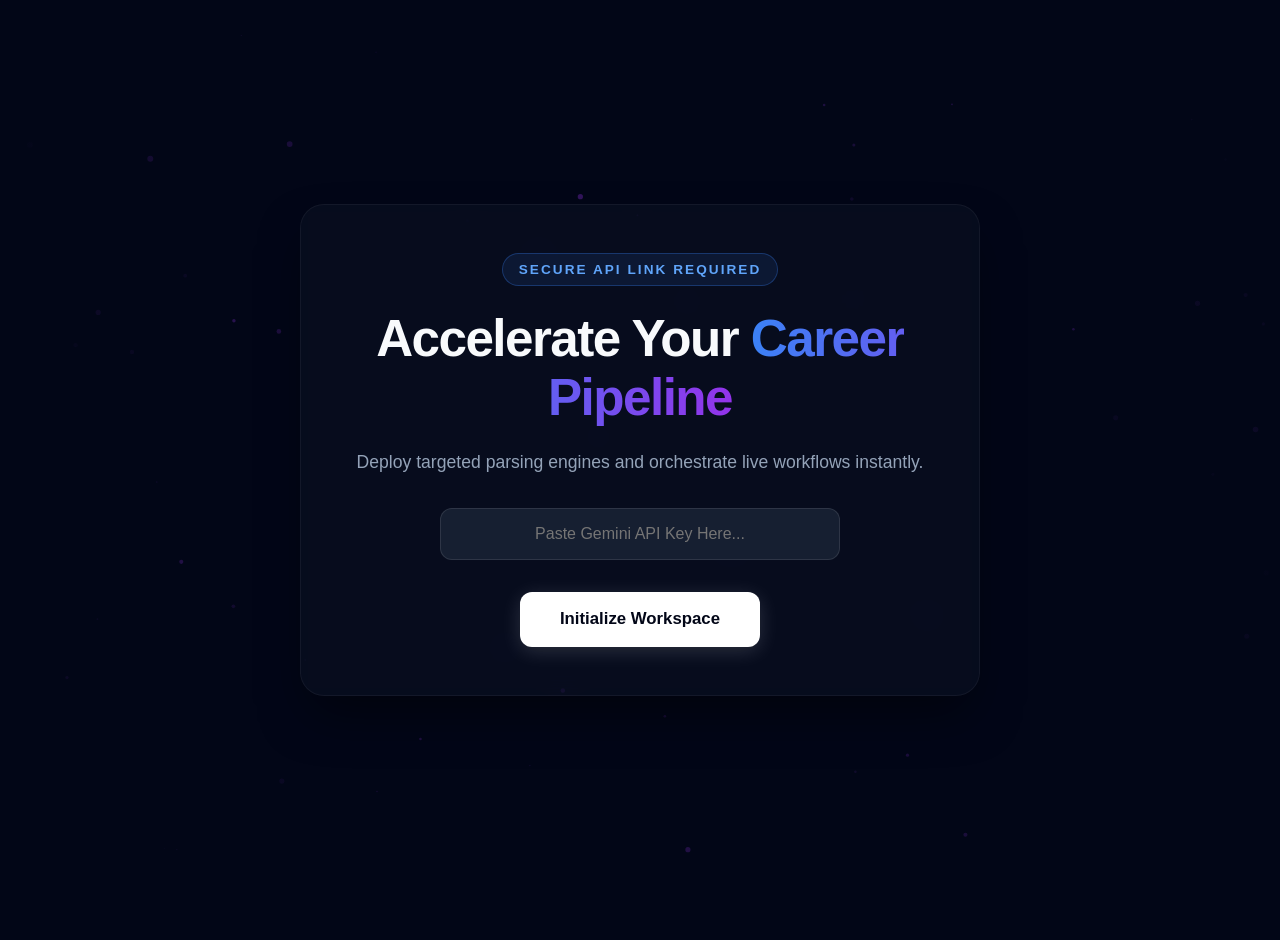
<file: index.html>
<!DOCTYPE html>
<html lang="en">
<head>
    <meta charset="UTF-8">
    <meta name="viewport" content="width=device-width, initial-scale=1.0">
    <title>CareerSuite AI - Workspace Portal</title>
    <style>
        /* ==========================================================================
           1. ROOT SYSTEM RESETS & VARIABLE BASELINE
           ========================================================================== */
        * {
            margin: 0;
            padding: 0;
            box-sizing: border-box;
            font-family: -apple-system, BlinkMacSystemFont, "Segoe UI", Roboto, Helvetica, Arial, sans-serif;
        }

        body, html {
            width: 100%;
            height: 100%;
            background-color: #020617;
            overflow: hidden;
        }

        /* ==========================================================================
           2. GLOBAL STATIC BACKGROUND CANVAS STAGE (PERMANENT LAYER)
           ========================================================================== */
        .ambient-background-stage {
            position: fixed;
            top: 0;
            left: 0;
            width: 100vw;
            height: 100vh;
            z-index: 1;
            pointer-events: none;
            background-color: #020617;
        }

        #particleCanvas {
            position: absolute;
            top: 0;
            left: 0;
            width: 100%;
            height: 100%;
            z-index: 2;
        }

        .glass-overlay {
            position: absolute;
            top: 0;
            left: 0;
            width: 100%;
            height: 100%;
            background: radial-gradient(circle at center, transparent 10%, #020617 90%);
            z-index: 3;
        }

        /* ==========================================================================
           3. INTERACTIVE SLIDE OVERLAY INTERFACE STATE ENTITIES
           ========================================================================== */
        #splashPortalStage {
            position: fixed;
            top: 0;
            left: 0;
            width: 100%;
            height: 100%;
            z-index: 10;
            display: flex;
            justify-content: center;
            align-items: center;
            transition: transform 0.8s cubic-bezier(0.77, 0, 0.175, 1), opacity 0.8s ease;
        }

        .portal-dismissed {
            transform: translateY(-100vh);
            opacity: 0;
            pointer-events: none;
        }

        .portal-core {
            text-align: center;
            padding: 3rem;
            background: rgba(15, 23, 42, 0.4);
            backdrop-filter: blur(12px);
            -webkit-backdrop-filter: blur(12px);
            border: 1px solid rgba(255, 255, 255, 0.05);
            border-radius: 24px;
            max-width: 680px;
            box-shadow: 0 25px 50px -12px rgba(0, 0, 0, 0.5);
        }

        .system-badge {
            display: inline-block;
            background: rgba(59, 130, 246, 0.1);
            border: 1px solid rgba(59, 130, 246, 0.3);
            color: #60a5fa;
            padding: 0.5rem 1rem;
            border-radius: 9999px;
            font-size: 0.85rem;
            font-weight: 600;
            letter-spacing: 0.15em;
            text-transform: uppercase;
            margin-bottom: 1.5rem;
            animation: pulse-border 3s infinite alternate;
        }

        .portal-core h1 {
            color: #f8fafc;
            font-size: 3.2rem;
            font-weight: 800;
            letter-spacing: -0.03em;
            line-height: 1.15;
            margin-bottom: 1.25rem;
        }

        .portal-core h1 span {
            background: linear-gradient(to right, #3b82f6, #9333ea);
            -webkit-background-clip: text;
            -webkit-text-fill-color: transparent;
        }

        p.subtitle {
            color: #94a3b8;
            font-size: 1.1rem;
            margin-bottom: 2rem;
            line-height: 1.6;
        }

        /* --- New API Input Styles --- */
        .api-key-container {
            max-width: 400px;
            margin: 0 auto 2rem auto;
        }

        .api-input {
            width: 100%;
            background: rgba(30, 41, 59, 0.7);
            border: 1px solid rgba(255, 255, 255, 0.1);
            border-radius: 12px;
            padding: 1rem 1.25rem;
            color: #f8fafc;
            outline: none;
            font-size: 1rem;
            text-align: center;
            transition: border-color 0.3s ease;
        }

        .api-input:focus {
            border-color: #a855f7;
            box-shadow: 0 0 15px rgba(168, 85, 247, 0.2);
        }

        .quantum-btn {
            background: #ffffff;
            color: #020617;
            padding: 1.1rem 2.5rem;
            font-size: 1.05rem;
            font-weight: 700;
            border: none;
            border-radius: 12px;
            cursor: pointer;
            box-shadow: 0 4px 20px rgba(255, 255, 255, 0.15);
            transition: transform 0.2s ease, box-shadow 0.3s ease;
        }

        .quantum-btn:hover {
            transform: translateY(-2px);
            box-shadow: 0 12px 30px rgba(59, 130, 246, 0.4);
        }

        @keyframes pulse-border {
            0% { border-color: rgba(59, 130, 246, 0.2); }
            100% { border-color: rgba(147, 51, 234, 0.6); }
        }

        /* ==========================================================================
           4. MAIN APPLICATION DASHBOARD WORKSPACE LAYOUT
           ========================================================================== */
        #mainApplicationWorkspace {
            position: relative;
            z-index: 5;
            display: flex;
            width: 100%;
            height: 100%;
            opacity: 0;
            transform: translateY(40px);
            transition: opacity 0.8s cubic-bezier(0.23, 1, 0.32, 1), transform 0.8s cubic-bezier(0.23, 1, 0.32, 1);
            pointer-events: none;
        }

        #mainApplicationWorkspace.workspace-ready {
            opacity: 1;
            transform: translateY(0);
            pointer-events: auto;
        }

        .sidebar {
            width: 260px;
            background-color: rgba(15, 23, 42, 0.6);
            backdrop-filter: blur(16px);
            -webkit-backdrop-filter: blur(16px);
            border-right: 1px solid rgba(255, 255, 255, 0.05);
            padding: 2rem 1.5rem;
            display: flex;
            flex-direction: column;
            gap: 2rem;
        }

        .sidebar h2 {
            color: #f8fafc;
            font-size: 1.25rem;
            font-weight: 700;
        }

        .sidebar nav {
            display: flex;
            flex-direction: column;
            gap: 0.5rem;
        }

        .sidebar nav a {
            color: #94a3b8;
            text-decoration: none;
            padding: 0.75rem 1rem;
            border-radius: 8px;
            font-size: 0.95rem;
            font-weight: 500;
            transition: all 0.2s ease;
        }

        .sidebar nav a:hover, .sidebar nav a.active {
            color: #f8fafc;
            background-color: rgba(30, 41, 59, 0.8);
        }

        .sidebar nav a.active {
            border-left: 3px solid #3b82f6;
        }

        .main-wrapper {
            flex: 1;
            height: 100%;
            overflow-y: auto;
            padding: 2.5rem;
        }

        header {
            margin-bottom: 2.5rem;
        }

        header h1 {
            color: #f8fafc;
            font-size: 2rem;
            font-weight: 700;
            margin-bottom: 0.5rem;
        }

        header p {
            color: #64748b;
            font-size: 1rem;
        }

        .grid-layout {
            display: grid;
            grid-template-columns: 1fr 1.25fr;
            gap: 2rem;
        }

        .card {
            background-color: rgba(15, 23, 42, 0.55);
            backdrop-filter: blur(12px);
            -webkit-backdrop-filter: blur(12px);
            border: 1px solid rgba(255, 255, 255, 0.05);
            border-radius: 12px;
            padding: 1.75rem;
        }

        .card h3 {
            color: #f8fafc;
            font-size: 1.1rem;
            font-weight: 600;
            margin-bottom: 1.25rem;
        }

        .form-group {
            margin-bottom: 1.25rem;
        }

        .form-group label {
            display: block;
            color: #94a3b8;
            font-size: 0.85rem;
            margin-bottom: 0.5rem;
        }

        .form-control {
            width: 100%;
            background-color: rgba(30, 41, 59, 0.7);
            border: 1px solid rgba(255, 255, 255, 0.1);
            border-radius: 8px;
            padding: 0.75rem 1rem;
            color: #f8fafc;
            outline: none;
            font-size: 0.95rem;
        }

        .form-control:focus {
            border-color: #3b82f6;
        }

        .btn {
            background-color: #3b82f6;
            color: #ffffff;
            border: none;
            padding: 0.75rem 1.5rem;
            border-radius: 8px;
            font-weight: 600;
            cursor: pointer;
            transition: background-color 0.2s ease;
        }

        .btn:hover {
            background-color: #2563eb;
        }

        .stream-container {
            background-color: rgba(2, 6, 23, 0.6);
            border: 1px solid rgba(255, 255, 255, 0.05);
            border-radius: 8px;
            padding: 1.5rem;
            min-height: 150px;
            display: flex;
            align-items: center;
            justify-content: center;
        }

        .empty-state {
            color: #475569;
            font-size: 0.95rem;
            text-align: center;
        }
    </style>
</head>
<body>

    <!-- ==========================================================================
       ISOLATED STATIC BACKGROUND LAYERS
       ========================================================================== -->
    <div class="ambient-background-stage">
        <canvas id="particleCanvas"></canvas>
        <div class="glass-overlay"></div>
    </div>

    <!-- ==========================================================================
       OVERLAY PANEL A: INITIAL ENTRY CORE OVERLAY
       ========================================================================== -->
    <div id="splashPortalStage">
        <main class="portal-core">
            <div class="system-badge">Secure API Link Required</div>
            <h1>Accelerate Your <span>Career Pipeline</span></h1>
            <p class="subtitle">Deploy targeted parsing engines and orchestrate live workflows instantly.</p>
            
            <!-- Gemini Key Capture Fields -->
            <div class="api-key-container">
                <input type="password" id="geminiApiKeyInput" class="api-input" placeholder="Paste Gemini API Key Here..." autocomplete="off">
            </div>

            <button class="quantum-btn" id="portalTrigger">Initialize Workspace</button>
        </main>
    </div>

    <!-- ==========================================================================
       OVERLAY PANEL B: ACTIVE OPERATIONAL WORKSPACE
       ========================================================================== -->
    <div id="mainApplicationWorkspace">
        <div class="sidebar">
            <h2>CareerSuite AI</h2>
            <nav>
                <a href="index.html" class="active">🔍 Job Search</a>
                <a href="resume.html">📄 ATS Resume Engine</a>
                <a href="email.html">✉️ Recruiter Outreach</a>
                <a href="prep.html">🎯 Interview Prep</a>
                <a href="chatbot.html">💬 AI Career Coach</a>
                <a href="planner.html">📅 AI Task Planner</a>
            </nav>
        </div>
        
        <div class="main-wrapper">
            <header>
                <h1>Live Job Pipeline Finder</h1>
                <p>Query open engineering and development roles dynamically via live CORS-supported index feeds.</p>
            </header>
            <div class="grid-layout">
                <div class="card">
                    <h3>Target Filters</h3>
                    <form id="jobSearchForm">
                        <div class="form-group">
                            <label for="jobTitleInput">Key Keyword Spec (e.g., React, Developer, C#)</label>
                            <input type="text" id="jobTitleInput" class="form-control" placeholder="Search tech terms..." required>
                        </div>
                        <button type="submit" class="btn">Fetch Live Jobs</button>
                    </form>
                </div>
                <div class="card">
                    <h3>Dispatched Match Results</h3>
                    <div id="jobResultsStream" class="stream-container">
                        <p class="empty-state">Configure search criteria to clear the active pipeline.</p>
                    </div>
                </div>
            </div>
        </div>
    </div>

    <!-- ==========================================================================
       SCRIPT ENGINE LOGIC
       ========================================================================== -->
    <script>
        // --- 1. Background Particle Renderer ---
        const canvas = document.getElementById('particleCanvas');
        const ctx = canvas.getContext('2d');
        let particles = [];

        function resizeCanvas() {
            canvas.width = window.innerWidth;
            canvas.height = window.innerHeight;
        }
        window.addEventListener('resize', resizeCanvas);
        resizeCanvas();

        class WaveParticle {
            constructor() {
                this.x = Math.random() * canvas.width;
                this.y = Math.random() * canvas.height;
                this.size = Math.random() * 2.5 + 0.5;
                this.speedX = Math.random() * 0.4 - 0.2;
                this.speedY = Math.random() * 0.4 - 0.2;
                this.opacity = Math.random() * 0.5 + 0.1;
            }
            update() {
                this.x += this.speedX;
                this.y += this.speedY;
                if (this.x > canvas.width || this.x < 0) this.speedX *= -1;
                if (this.y > canvas.height || this.y < 0) this.speedY *= -1;
            }
            draw() {
                ctx.fillStyle = `rgba(147, 51, 234, ${this.opacity})`;
                ctx.beginPath();
                ctx.arc(this.x, this.y, this.size, 0, Math.PI * 2);
                ctx.fill();
            }
        }

        function initParticles() {
            particles = [];
            for(let i = 0; i < 65; i++) particles.push(new WaveParticle());
        }

        function animateParticles() {
            ctx.clearRect(0, 0, canvas.width, canvas.height);
            particles.forEach(p => { p.update(); p.draw(); });
            requestAnimationFrame(animateParticles);
        }
        initParticles();
        animateParticles();

        // --- 2. State & API Key Session Tracking ---
        const trigger = document.getElementById('portalTrigger');
        const splashStage = document.getElementById('splashPortalStage');
        const applicationWorkspace = document.getElementById('mainApplicationWorkspace');
        const keyInput = document.getElementById('geminiApiKeyInput');

        // Check if an API key was already entered during this active browser session
        if (sessionStorage.getItem('gemini_api_key')) {
            // Bypass splash instantly if key is already verified
            splashStage.style.display = 'none';
            applicationWorkspace.classList.add('workspace-ready');
        }

        trigger.addEventListener('click', () => {
            const cleanKeyValue = keyInput.value.trim();

            if (!cleanKeyValue) {
                alert('Please enter a valid Gemini API Key to initialize the interface context core.');
                keyInput.focus();
                return;
            }

            // Commit the API key securely to the current browser tab state window session
            sessionStorage.setItem('gemini_api_key', cleanKeyValue);

            // Execute clean layout transition matrices
            splashStage.classList.add('portal-dismissed');
            applicationWorkspace.classList.add('workspace-ready');
            
            setTimeout(() => {
                document.getElementById('jobTitleInput').focus();
            }, 600);
        });
    </script>
    <script src="js/dashboard.js"></script>
</body>
</html>
</file>
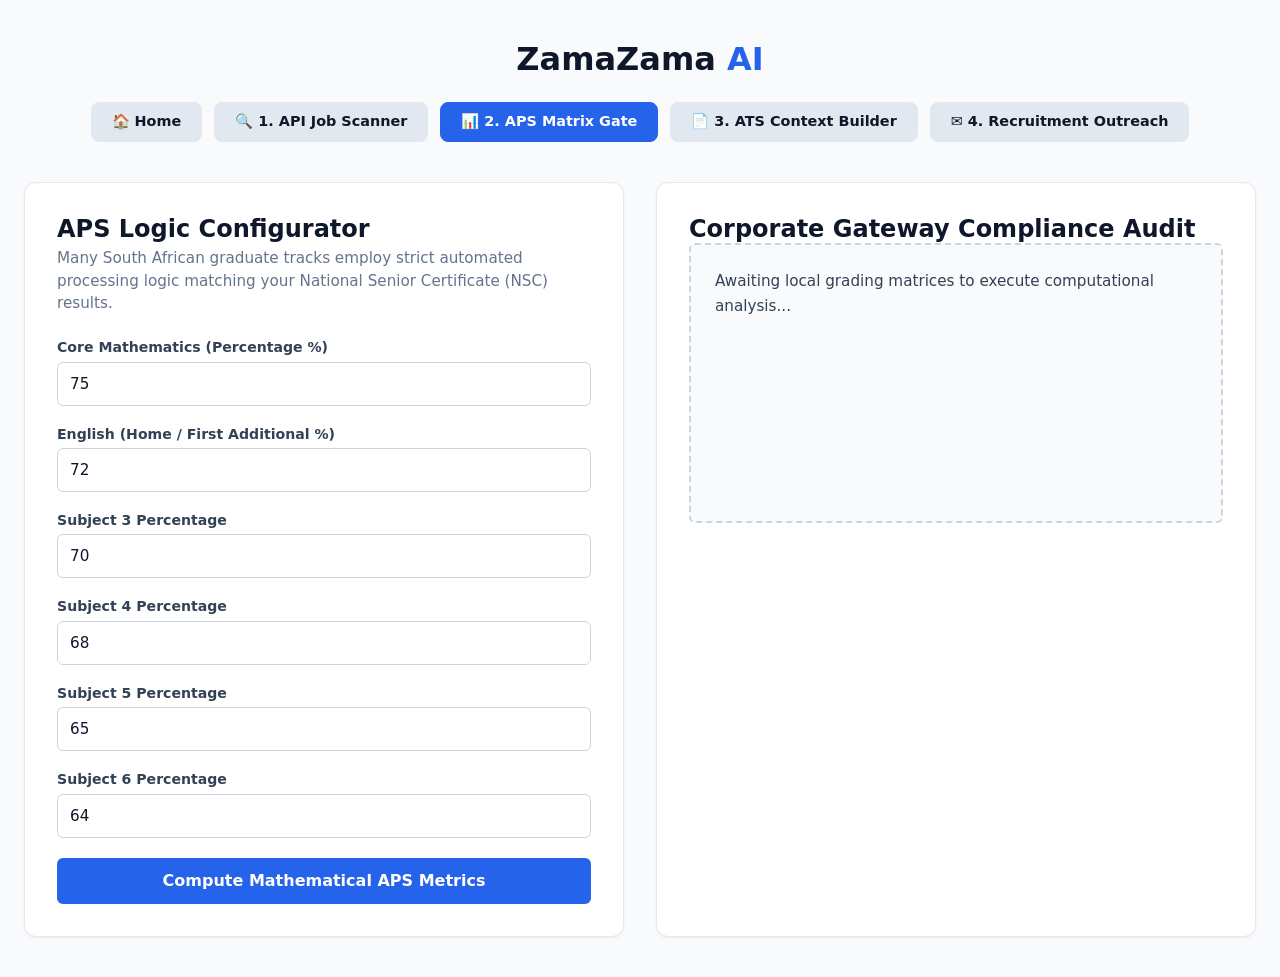
<file: aps.html>
<!DOCTYPE html>
<html lang="en">
<head>
    <meta charset="UTF-8">
    <meta name="viewport" content="width=device-width, initial-scale=1.0">
    <title>ZamaZama AI - South African Score Auditor</title>
    <link rel="stylesheet" href="style.css">
</head>
<body>
    <header class="app-header">
        <h1>ZamaZama <span>AI</span></h1>
        <nav class="tab-navigation">
            <a href="index.html" class="nav-link">🏠 Home</a>
            <a href="jobs.html" class="nav-link">🔍 1. API Job Scanner</a>
            <a href="aps.html" class="nav-link active">📊 2. APS Matrix Gate</a>
            <a href="resume.html" class="nav-link">📄 3. ATS Context Builder</a>
            <a href="email.html" class="nav-link">✉️ 4. Recruitment Outreach</a>
        </nav>
    </header>

    <main class="workspace-container">
        <div class="split-layout">
            <div class="panel input-panel">
                <h2>APS Logic Configurator</h2>
                <p class="section-desc">Many South African graduate tracks employ strict automated processing logic matching your National Senior Certificate (NSC) results.</p>
                
                <form id="apsCalculationForm" style="margin-top: 1.5rem;">
                    <div class="form-group">
                        <label for="subjectMaths">Core Mathematics (Percentage %)</label>
                        <input type="number" id="subjectMaths" min="0" max="100" value="75" required>
                    </div>
                    <div class="form-group">
                        <label for="subjectEnglish">English (Home / First Additional %)</label>
                        <input type="number" id="subjectEnglish" min="0" max="100" value="72" required>
                    </div>
                    <div class="form-group">
                        <label for="subject3">Subject 3 Percentage</label>
                        <input type="number" id="subject3" min="0" max="100" value="70" required>
                    </div>
                    <div class="form-group">
                        <label for="subject4">Subject 4 Percentage</label>
                        <input type="number" id="subject4" min="0" max="100" value="68" required>
                    </div>
                    <div class="form-group">
                        <label for="subject5">Subject 5 Percentage</label>
                        <input type="number" id="subject5" min="0" max="100" value="65" required>
                    </div>
                    <div class="form-group">
                        <label for="subject6">Subject 6 Percentage</label>
                        <input type="number" id="subject6" min="0" max="100" value="64" required>
                    </div>
                    <button type="submit" class="primary-btn">Compute Mathematical APS Metrics</button>
                </form>
            </div>

            <div class="panel preview-panel">
                <h2>Corporate Gateway Compliance Audit</h2>
                <div id="apsAuditResultsDisplay" class="output-placeholder">
                    Awaiting local grading matrices to execute computational analysis...
                </div>
            </div>
        </div>
    </main>
    <script src="app.js"></script>
</body>
</html>
</file>
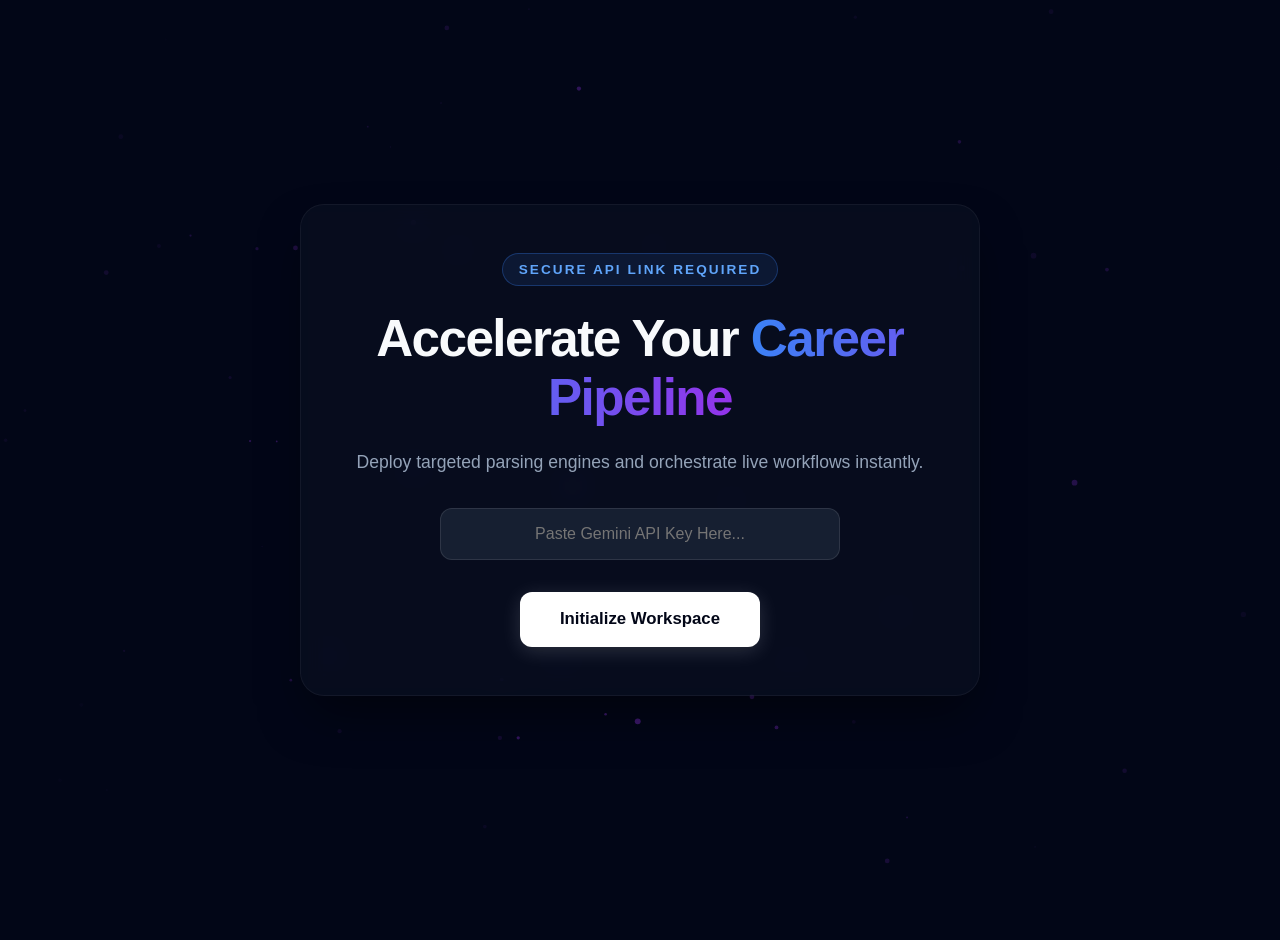
<file: chatbot.html>
<!DOCTYPE html>
<html lang="en">
<head>
    <meta charset="UTF-8">
    <meta name="viewport" content="width=device-width, initial-scale=1.0">
    <title>AI Career Coach</title>
    <link rel="stylesheet" href="css/chatbot.css">
    
    <!-- ==========================================================================
       SESSION SECURITY GUARD: Verifies API Key Presence Before Component Mount
       ========================================================================== -->
    <script>
        (function() {
            const secureKey = sessionStorage.getItem('gemini_api_key');
            if (!secureKey || secureKey.trim() === "") {
                window.location.replace('index.html');
            }
        })();
    </script>

    <script type="importmap">
      {
        "imports": {
          "@google/generative-ai": "https://esm.run/@google/generative-ai"
        }
      }
    </script>
</head>
<body>

    <!-- ==========================================================================
       ISOLATED STATIC BACKGROUND LAYERS
       ========================================================================== -->
    <div class="ambient-background-stage">
        <canvas id="particleCanvas"></canvas>
        <div class="glass-overlay"></div>
    </div>

    <!-- ==========================================================================
       WORKSPACE INTERFACE LAYOUT
       ========================================================================== -->
    <div class="sidebar">
        <h2>CareerSuite AI</h2>
        <nav>
            <a href="index.html">🔍 Job Search</a>
            <a href="resume.html">📄 ATS Resume Engine</a>
            <a href="email.html">✉️ Recruiter Outreach</a>
            <a href="prep.html">🎯 Interview Prep</a>
            <a href="chatbot.html" class="active">💬 AI Career Coach</a>
            <a href="planner.html">📅 AI Task Planner</a>
        </nav>
    </div>
    
    <div class="main-wrapper">
        <header>
            <h1>AI Career Coach & Mock Interviewer</h1>
            <p>Simulate behavioral and technical interview conditions over native API runtime loops.</p>
        </header>
        
        <div class="chatbot-container">
            <div id="chatMessageStream" class="stream-container">
                <div class="chat-bubble chat-ai">
                    <strong>Coach:</strong> Interface operational. Your secure API validation token is active. Let me know what profile, role target, or mock sprint strategy parameters you want to simulate.
                </div>
            </div>
            <form id="chatbotInputForm" class="input-form">
                <input type="text" id="userChatMessageInput" class="form-control" placeholder="Type your response or question string..." required autocomplete="off">
                <button type="submit" class="btn send-btn">Send Node</button>
            </form>
        </div>
    </div>

    <script type="module" src="js/chatbot.js"></script>
</body>
</html>
</file>
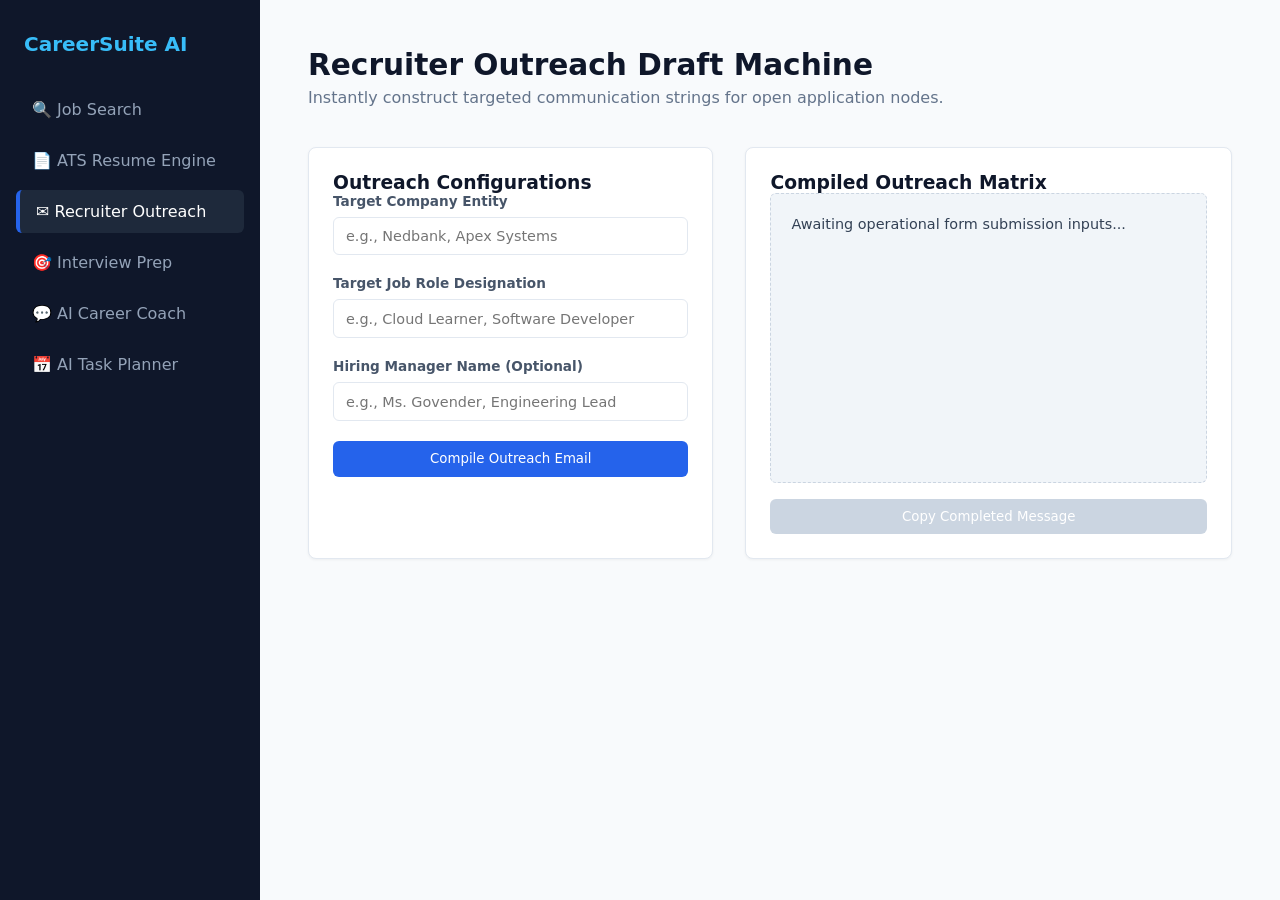
<file: email.html>
<!DOCTYPE html>
<html lang="en">
<head>
    <meta charset="UTF-8">
    <meta name="viewport" content="width=device-width, initial-scale=1.0">
    <title>Recruiter Outreach</title>
    <link rel="stylesheet" href="css/email.css">
</head>
<body>
    <div class="sidebar">
        <h2>CareerSuite AI</h2>
        <nav>
            <a href="index.html">🔍 Job Search</a>
            <a href="resume.html">📄 ATS Resume Engine</a>
            <a href="email.html" class="active">✉️ Recruiter Outreach</a>
            <a href="prep.html">🎯 Interview Prep</a>
            <a href="chatbot.html">💬 AI Career Coach</a>
            <a href="planner.html">📅 AI Task Planner</a>
        </nav>
    </div>
    <div class="main-wrapper">
        <header>
            <h1>Recruiter Outreach Draft Machine</h1>
            <p>Instantly construct targeted communication strings for open application nodes.</p>
        </header>
        <div class="grid-layout">
            <div class="card">
                <h3>Outreach Configurations</h3>
                <form id="outreachForm">
                    <div class="form-group">
                        <label for="companyName">Target Company Entity</label>
                        <input type="text" id="companyName" class="form-control" placeholder="e.g., Nedbank, Apex Systems" required>
                    </div>
                    <div class="form-group">
                        <label for="jobTitle">Target Job Role Designation</label>
                        <input type="text" id="jobTitle" class="form-control" placeholder="e.g., Cloud Learner, Software Developer" required>
                    </div>
                    <div class="form-group">
                        <label for="contactName">Hiring Manager Name (Optional)</label>
                        <input type="text" id="contactName" class="form-control" placeholder="e.g., Ms. Govender, Engineering Lead">
                    </div>
                    <button type="submit" class="btn">Compile Outreach Email</button>
                </form>
            </div>
            <div class="card">
                <h3>Compiled Outreach Matrix</h3>
                <div id="emailOutput" class="output-box">Awaiting operational form submission inputs...</div>
                <button id="copyEmailBtn" class="btn copy-btn" disabled>Copy Completed Message</button>
            </div>
        </div>
    </div>
    <script src="js/email.js"></script>
</body>
</html>
</file>
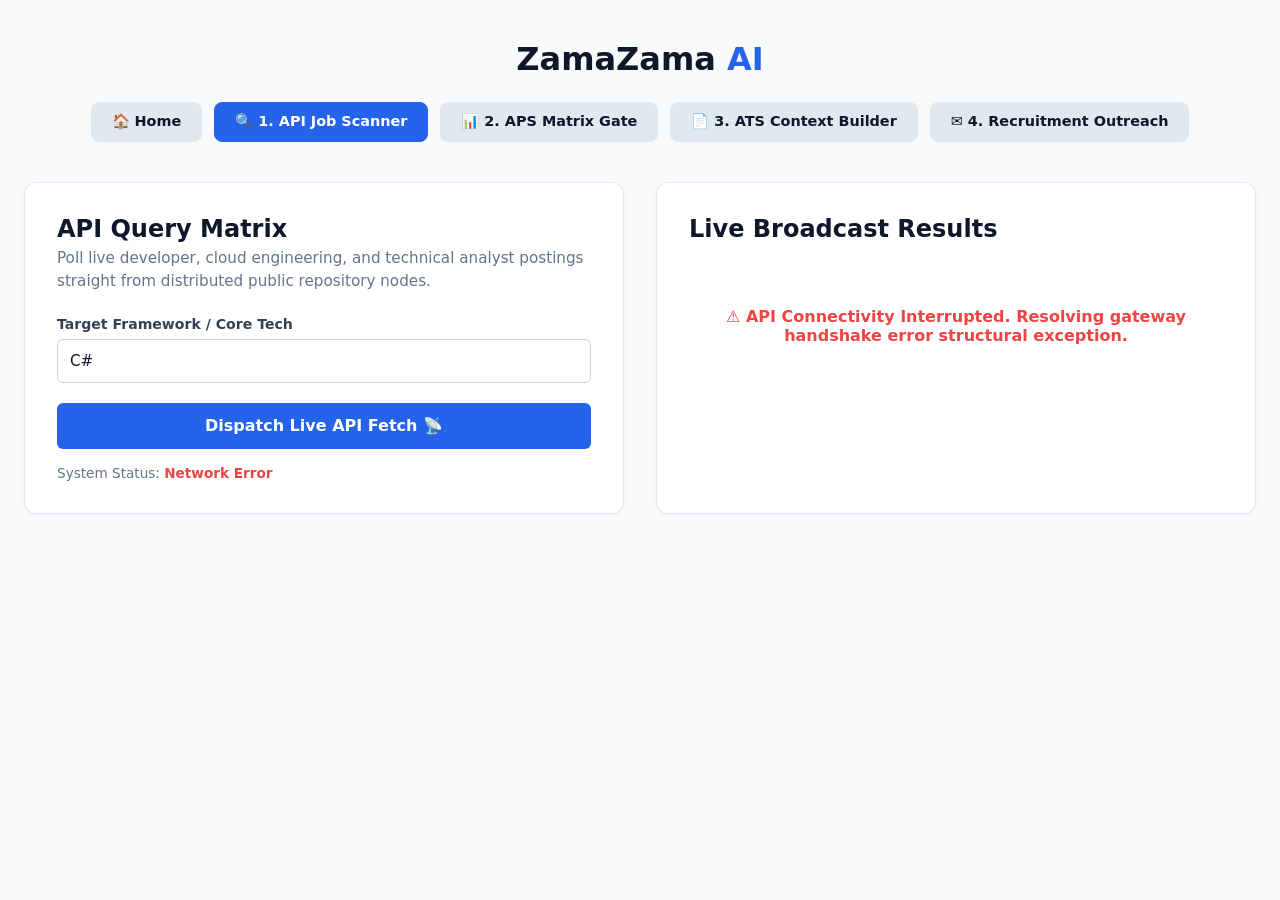
<file: jobs.html>
<!DOCTYPE html>
<html lang="en">
<head>
    <meta charset="UTF-8">
    <meta name="viewport" content="width=device-width, initial-scale=1.0">
    <title>ZamaZama AI - Dynamic Job Stream</title>
    <link rel="stylesheet" href="style.css">
</head>
<body>
    <header class="app-header">
        <h1>ZamaZama <span>AI</span></h1>
        <nav class="tab-navigation">
            <a href="index.html" class="nav-link">🏠 Home</a>
            <a href="jobs.html" class="nav-link active">🔍 1. API Job Scanner</a>
            <a href="aps.html" class="nav-link">📊 2. APS Matrix Gate</a>
            <a href="resume.html" class="nav-link">📄 3. ATS Context Builder</a>
            <a href="email.html" class="nav-link">✉️ 4. Recruitment Outreach</a>
        </nav>
    </header>

    <main class="workspace-container">
        <div class="split-layout">
            <!-- Parameter Selection Panel -->
            <div class="panel input-panel">
                <h2>API Query Matrix</h2>
                <p class="section-desc">Poll live developer, cloud engineering, and technical analyst postings straight from distributed public repository nodes.</p>
                
                <form id="apiJobForm" style="margin-top: 1.5rem;">
                    <div class="form-group">
                        <label for="techStackKeyword">Target Framework / Core Tech</label>
                        <input type="text" id="techStackKeyword" value="C#" placeholder="e.g., C#, Python, Developer, AWS">
                    </div>
                    <button type="submit" class="primary-btn">Dispatch Live API Fetch 📡</button>
                </form>

                <div id="apiStatusDisplay" style="margin-top: 1rem; font-size: 0.85rem; color: #64748b;">
                    System Status: <span style="color: #10b981; font-weight: bold;">Ready</span>
                </div>
            </div>

            <!-- Asynchronous Live Feed Panel -->
            <div class="panel preview-panel">
                <h2>Live Broadcast Results</h2>
                <div id="liveJobsOutputWrapper" class="job-list-container">
                    <p style="color: #64748b; text-align: center; padding-top: 4rem;">Awaiting target parameters to dispatch network request packet...</p>
                </div>
            </div>
        </div>
    </main>
    <script src="app.js"></script>
</body>
</html>
</file>
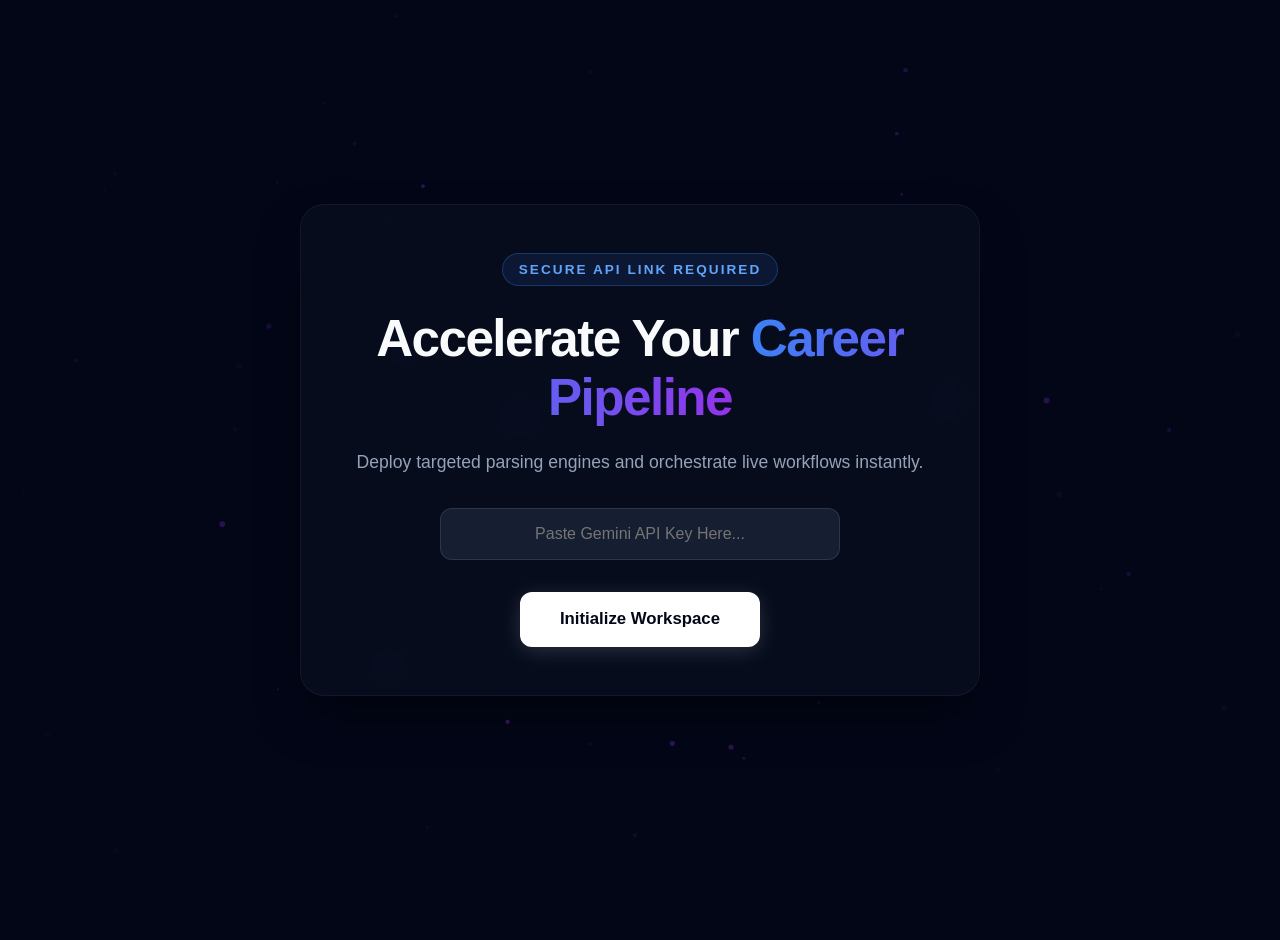
<file: planner.html>
<!DOCTYPE html>
<html lang="en">
<head>
    <meta charset="UTF-8">
    <meta name="viewport" content="width=device-width, initial-scale=1.0">
    <title>AI Task Planner & Summarizer</title>
    <link rel="stylesheet" href="css/planner.css">
    
    <!-- ==========================================================================
       SESSION SECURITY GUARD: Verifies API Key Presence Before Component Mount
       ========================================================================== -->
    <script>
        (function() {
            const secureKey = sessionStorage.getItem('gemini_api_key');
            if (!secureKey || secureKey.trim() === "") {
                window.location.replace('index.html');
            }
        })();
    </script>

    <script type="importmap">
      {
        "imports": {
          "@google/generative-ai": "https://esm.run/@google/generative-ai"
        }
      }
    </script>
</head>
<body>

    <!-- ==========================================================================
       ISOLATED STATIC BACKGROUND LAYERS
       ========================================================================== -->
    <div class="ambient-background-stage">
        <canvas id="particleCanvas"></canvas>
        <div class="glass-overlay"></div>
    </div>

    <!-- ==========================================================================
       WORKSPACE INTERFACE LAYOUT
       ========================================================================== -->
    <div class="sidebar">
        <h2>CareerSuite AI</h2>
        <nav>
            <a href="index.html">🔍 Job Search</a>
            <a href="resume.html">📄 ATS Resume Engine</a>
            <a href="email.html">✉️ Recruiter Outreach</a>
            <a href="prep.html">🎯 Interview Prep</a>
            <a href="chatbot.html">💬 AI Career Coach</a>
            <a href="planner.html" class="active">📅 AI Task Planner</a>
        </nav>
    </div>
    
    <div class="main-wrapper">
        <header>
            <h1>AI Executive Summary & Sprint Planner</h1>
            <p>Transform raw meeting notes, unorganized transcripts, or long brain-dumps into optimized roadmap agendas.</p>
        </header>

        <div class="grid-layout">
            <!-- Input Section -->
            <div class="card">
                <h3>Raw Context Input</h3>
                <form id="plannerForm">
                    <div class="form-group">
                        <label for="rawNotesText">Paste Meeting Notes, Transcripts, or Raw Tasks</label>
                        <textarea id="rawNotesText" class="form-control" placeholder="e.g., Notes from standup: Dev team needs to fix the SQL database deadlocks by next Tuesday. Ntokozo to coordinate the Azure migration plan before end of the month. We also need to rewrite the frontend components next quarter..." required></textarea>
                    </div>
                    
                    <div class="form-group">
                        <label for="planningHorizon">Target Planning Horizon</label>
                        <select id="planningHorizon" class="form-control select-control">
                            <option value="Week">Generate Focused Weekly Sprint Agenda</option>
                            <option value="Month">Generate Monthly Milestone Roadmap</option>
                            <option value="Year">Generate High-Level Annual Strategy</option>
                        </select>
                    </div>

                    <button type="submit" class="btn">Process & Plan Agenda</button>
                </form>
            </div>

            <!-- Output Display Section -->
            <div class="card">
                <h3>Structured Matrix Output</h3>
                <div id="plannerOutput" class="output-box-container">
                    <p class="empty-state">Submit unstructured raw context parameters to display processed results.</p>
                </div>
            </div>
        </div>
    </div>

    <script type="module" src="js/planner.js"></script>
</body>
</html>
</file>
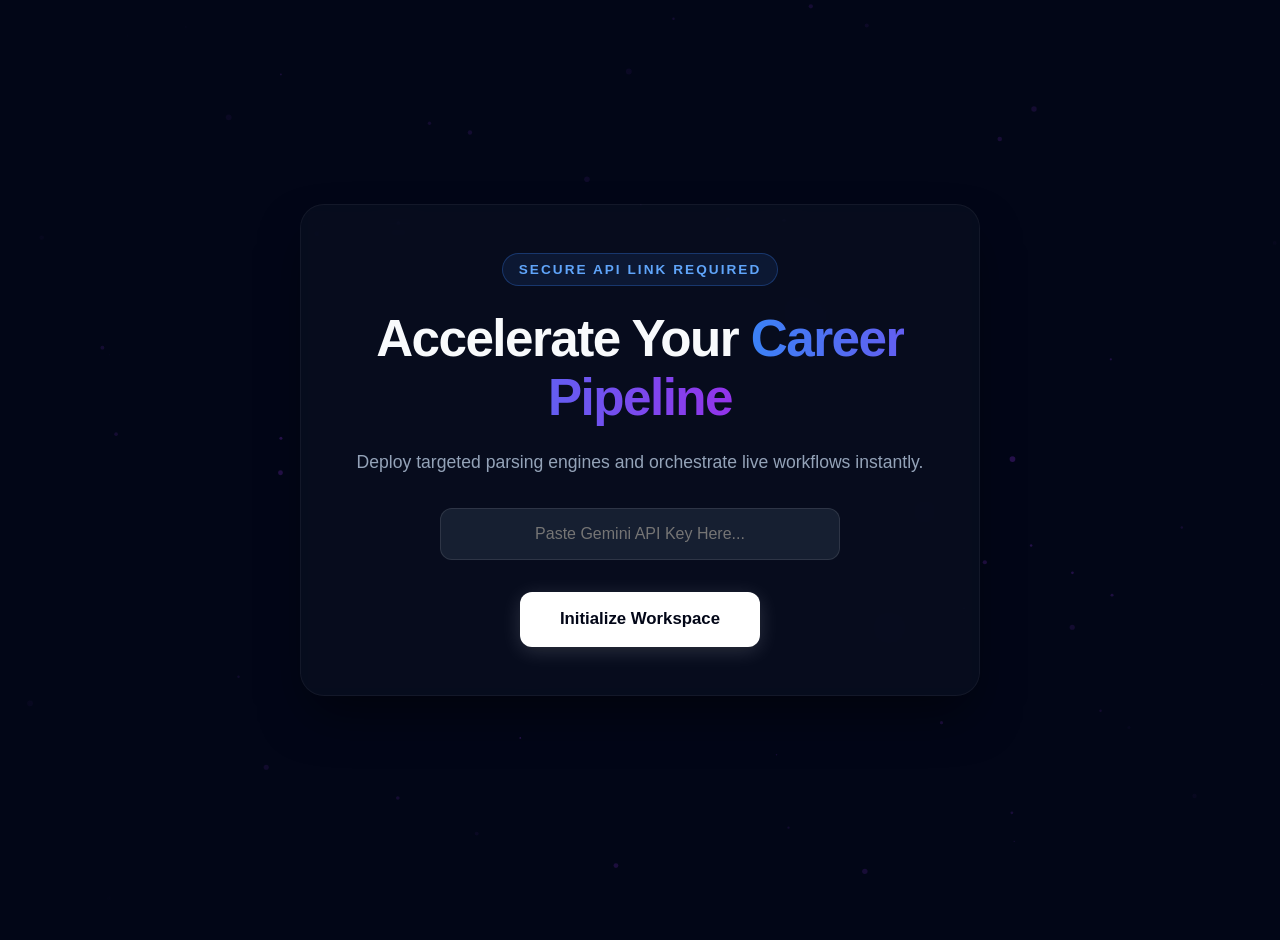
<file: prep.html>
<!DOCTYPE html>
<html lang="en">
<head>
    <meta charset="UTF-8">
    <meta name="viewport" content="width=device-width, initial-scale=1.0">
    <title>Interview Prep Matrix</title>
    <link rel="stylesheet" href="css/prep.css">
    
    <!-- ==========================================================================
       SESSION SECURITY GUARD: Verifies API Key Presence Before Component Mount
       ========================================================================== -->
    <script>
        (function() {
            const secureKey = sessionStorage.getItem('gemini_api_key');
            if (!secureKey || secureKey.trim() === "") {
                window.location.replace('index.html');
            }
        })();
    </script>
</head>
<body>

    <!-- ==========================================================================
       ISOLATED STATIC BACKGROUND LAYERS
       ========================================================================== -->
    <div class="ambient-background-stage">
        <canvas id="particleCanvas"></canvas>
        <div class="glass-overlay"></div>
    </div>

    <!-- ==========================================================================
       WORKSPACE INTERFACE LAYOUT
       ========================================================================== -->
    <div class="sidebar">
        <h2>CareerSuite AI</h2>
        <nav>
            <a href="index.html">🔍 Job Search</a>
            <a href="resume.html">📄 ATS Resume Engine</a>
            <a href="email.html">✉️ Recruiter Outreach</a>
            <a href="prep.html" class="active">🎯 Interview Prep</a>
            <a href="chatbot.html">💬 AI Career Coach</a>
            <a href="planner.html">📅 AI Task Planner</a>
        </nav>
    </div>
    
    <!-- ==========================================================================
       CENTRALIZED CONTENT CONTAINER
       ========================================================================== -->
    <div class="main-wrapper">
        <!-- The content-container ensures everything is aligned and centered right -->
        <div class="content-container">
            <header>
                <h1>Interview Prep Matrix</h1>
                <p>Deconstruct target job parameters into predictable interview questions and structured talking points.</p>
            </header>
            
            <div class="grid-layout">
                <div class="card">
                    <h3>Target Specifications Input</h3>
                    <form id="prepForm">
                        <div class="form-group">
                            <label for="jobRequirementsSpec">Paste Job Advert / Requirements Text</label>
                            <textarea id="jobRequirementsSpec" class="form-control" placeholder="Paste the responsibilities or tech stack requirements here..." required></textarea>
                        </div>
                        <button type="submit" class="btn">Extract Prep Strategy</button>
                    </form>
                </div>
                
                <div class="card">
                    <h3>Strategic Response Blueprints</h3>
                    <div id="prepOutput" class="matrix-output">Awaiting technical parameters compilation rules...</div>
                </div>
            </div>
        </div>
    </div>

    <script src="js/prep.js"></script>
</body>
</html>
</file>
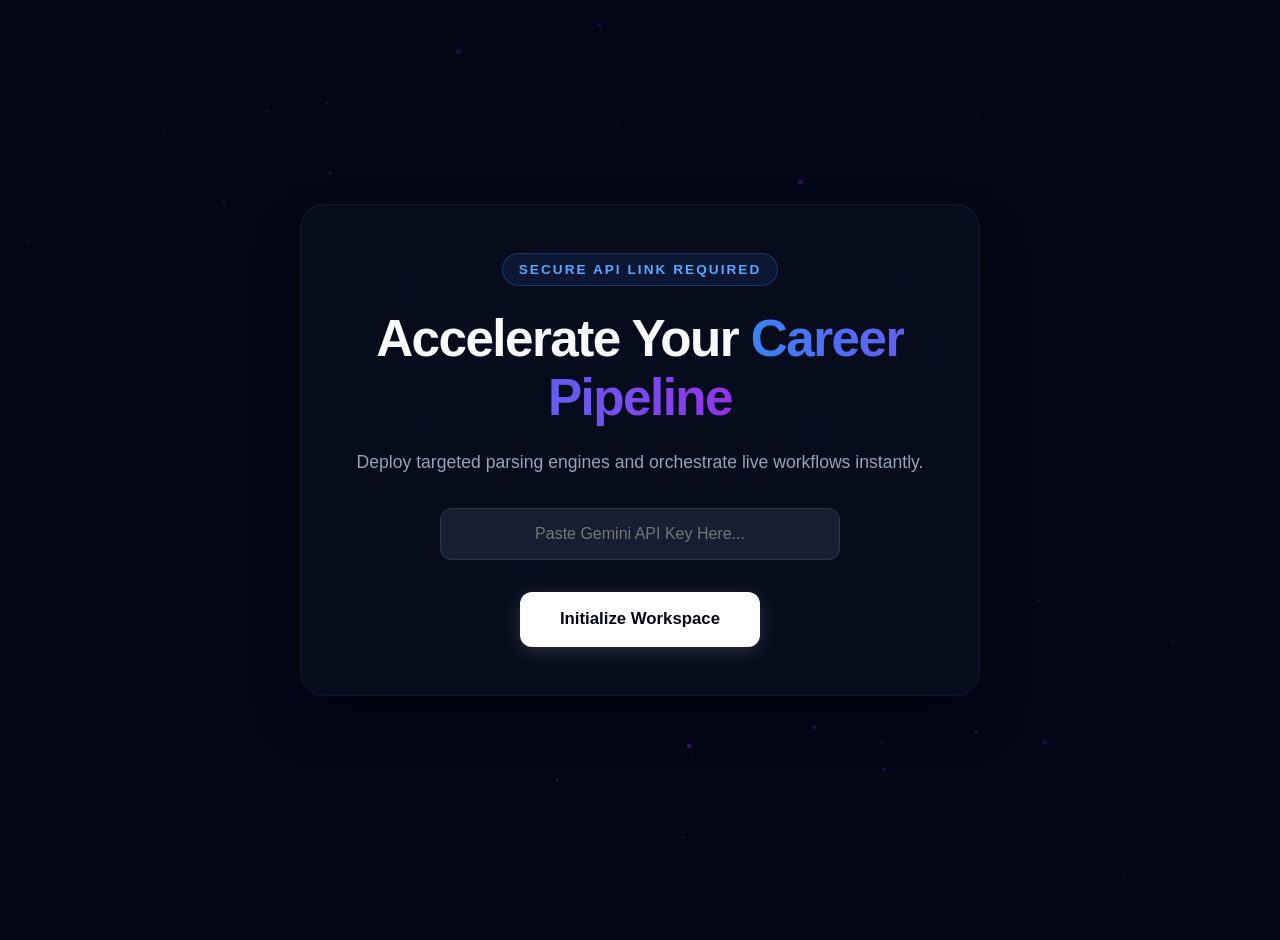
<file: resume.html>
<!DOCTYPE html>
<html lang="en">
<head>
    <meta charset="UTF-8">
    <meta name="viewport" content="width=device-width, initial-scale=1.0">
    <title>ATS Resume Optimizer</title>
    <link rel="stylesheet" href="css/resume.css">
    
    <!-- ==========================================================================
       SESSION SECURITY GUARD: Verifies API Key Presence Before Component Mount
       ========================================================================== -->
    <script>
        (function() {
            const secureKey = sessionStorage.getItem('gemini_api_key');
            if (!secureKey || secureKey.trim() === "") {
                window.location.replace('index.html');
            }
        })();
    </script>
</head>
<body>

    <!-- ==========================================================================
       ISOLATED STATIC BACKGROUND LAYERS
       ========================================================================== -->
    <div class="ambient-background-stage">
        <canvas id="particleCanvas"></canvas>
        <div class="glass-overlay"></div>
    </div>

    <!-- ==========================================================================
       WORKSPACE INTERFACE LAYOUT
       ========================================================================== -->
    <div class="sidebar">
        <h2>CareerSuite AI</h2>
        <nav>
            <a href="index.html">🔍 Job Search</a>
            <a href="resume.html" class="active">📄 ATS Resume Engine</a>
            <a href="email.html">✉️ Recruiter Outreach</a>
            <a href="prep.html">🎯 Interview Prep</a>
            <a href="chatbot.html">💬 AI Career Coach</a>
            <a href="planner.html">📅 AI Task Planner</a>
        </nav>
    </div>
    
    <div class="main-wrapper">
        <header>
            <h1>ATS Resume Optimizer Engine</h1>
            <p>Inject parsing-optimized syntax structures to maximize match relevance scores.</p>
        </header>
        <div class="grid-layout">
            <div class="card">
                <h3>Source Context Extraction</h3>
                <form id="resumeForm">
                    <div class="form-group">
                        <label for="rawResumeText">Current Experience / Summary Profile</label>
                        <textarea id="rawResumeText" class="form-control" placeholder="Paste your profile text summary..." required></textarea>
                    </div>
                    <div class="form-group">
                        <label for="targetJobDesc">Target Role Description Specifications</label>
                        <textarea id="targetJobDesc" class="form-control" placeholder="Paste structural requirements text..." required></textarea>
                    </div>
                    <button type="submit" class="btn">Synthesize Profile Block</button>
                </form>
            </div>
            <div class="card">
                <h3>Optimized Core Layout Block</h3>
                <div id="resumeOutput" class="output-box">Awaiting execution data parameters...</div>
                <button id="copyResumeBtn" class="btn copy-btn" disabled>Copy Processed Summary</button>
            </div>
        </div>
    </div>

    <script src="js/resume.js"></script>
</body>
</html>
</file>
<file: style.css>
:root {
    --bg-primary: #f8fafc;
    --panel-bg: #ffffff;
    --text-main: #0f172a;
    --accent-color: #2563eb;
    --accent-hover: #1d4ed8;
    --border-color: #e2e8f0;
}
* { box-sizing: border-box; margin: 0; padding: 0; font-family: system-ui, -apple-system, sans-serif; }
body { background: var(--bg-primary); color: var(--text-main); padding: 2.5rem 1.5rem; }

.app-header { text-align: center; margin-bottom: 2.5rem; }
.app-header span { color: var(--accent-color); font-weight: 800; }

.tab-navigation { display: flex; justify-content: center; gap: 0.75rem; margin-top: 1.5rem; flex-wrap: wrap; }
.nav-link { padding: 0.65rem 1.25rem; border: 1px solid var(--border-color); background: #e2e8f0; font-weight: 600; border-radius: 8px; text-decoration: none; color: var(--text-main); font-size: 0.9rem; transition: all 0.2s; }
.nav-link:hover { background: #cbd5e1; }
.nav-link.active { background: var(--accent-color); color: white; border-color: var(--accent-color); }

.workspace-container { max-width: 1300px; margin: 0 auto; }
.split-layout { display: grid; grid-template-columns: 1fr 1fr; gap: 2rem; }
@media (max-width: 950px) { .split-layout { grid-template-columns: 1fr; } }

.panel { background: white; border: 1px solid var(--border-color); padding: 2rem; border-radius: 12px; box-shadow: 0 1px 3px rgba(0,0,0,0.05); }
.single-panel { max-width: 800px; margin: 0 auto; }
.text-center { text-align: center; }
.section-desc { color: #64748b; font-size: 0.95rem; margin-top: 0.25rem; line-height: 1.5; }

.form-group { margin-bottom: 1.25rem; }
label { display: block; font-weight: 600; margin-bottom: 0.4rem; font-size: 0.88rem; color: #334155; }
input, textarea, select { width: 100%; padding: 0.75rem; border: 1px solid #cbd5e1; border-radius: 6px; font-size: 0.95rem; background: #fff; color: var(--text-main); }
input:focus, textarea:focus, select:focus { outline: 2px solid var(--accent-color); }

.primary-btn, .export-btn { width: 100%; padding: 0.85rem; background: var(--accent-color); color: white; border: none; border-radius: 6px; font-weight: 600; cursor: pointer; font-size: 1rem; transition: background 0.15s; }
.primary-btn:hover { background: var(--accent-hover); }
.primary-btn-link { display: inline-block; padding: 0.85rem 2rem; background: var(--accent-color); color: white; text-decoration: none; border-radius: 6px; font-weight: 600; }
.export-btn { background: #10b981; margin-top: 1rem; }
.export-btn:hover { background: #059669; }
.export-btn:disabled { background: #cbd5e1; cursor: not-allowed; }

.output-placeholder { border: 2px dashed #cbd5e1; padding: 1.5rem; border-radius: 6px; background: #f8fafc; min-height: 280px; font-size: 0.95rem; color: #334155; line-height: 1.65; overflow-y: auto; }

/* Async Job Card Dynamic Render Elements */
.api-job-card { border: 1px solid var(--border-color); padding: 1.5rem; border-radius: 8px; margin-bottom: 1rem; background: #fff; border-left: 4px solid var(--accent-color); }
.api-job-card h3 { font-size: 1.1rem; color: #1e293b; margin-bottom: 0.35rem; }
.api-job-card p { color: #475569; font-size: 0.9rem; margin-bottom: 0.75rem; }
.tag-container { display: flex; gap: 0.5rem; margin-bottom: 1rem; flex-wrap: wrap; }
.job-tag { background: #eff6ff; color: #1d4ed8; font-size: 0.75rem; font-weight: 700; padding: 0.25rem 0.6rem; border-radius: 4px; text-transform: uppercase; }
.apply-btn-anchor { display: inline-block; padding: 0.5rem 1.25rem; background: #f1f5f9; text-decoration: none; color: var(--accent-color); font-weight: 700; border-radius: 6px; border: 1px solid var(--border-color); font-size: 0.85rem; transition: all 0.15s; }
.apply-btn-anchor:hover { background: var(--accent-color); color: white; }

/* Modals layers */
.modal-overlay { position: fixed; top:0; left:0; width:100%; height:100%; background: rgba(15,23,42,0.6); display:none; align-items:center; justify-content:center; z-index: 100; }
.modal-content { background: white; padding: 2rem; border-radius: 12px; max-width: 500px; width:90%; box-shadow: 0 20px 25px -5px rgba(0,0,0,0.1); }
.warning-text { background: #fffbeb; border-left: 4px solid #f59e0b; padding: 0.75rem; margin: 1rem 0; font-size: 0.85rem; color: #b45309; border-radius: 0 4px 4px 0; }
.checkbox-container { display: flex; gap: 0.5rem; font-size: 0.85rem; margin-bottom: 1.5rem; cursor: pointer; align-items: flex-start; user-select: none; }
.checkbox-container input { width: auto; margin-top: 0.15rem; }
.modal-actions { display: flex; gap: 1rem; justify-content: flex-end; }
.secondary-btn { padding: 0.75rem 1rem; background: #e2e8f0; border: none; border-radius: 6px; cursor: pointer; font-weight: 600; color: #475569; }
</file>
<file: css/chatbot.css>
:root {
    --bg: #f8fafc;
    --surface: #ffffff;
    --primary: #2563eb;
    --text: #0f172a;
    --muted: #64748b;
    --border: #e2e8f0;
}
* { box-sizing: border-box; margin: 0; padding: 0; font-family: system-ui, sans-serif; }
body { background: var(--bg); color: var(--text); display: flex; min-height: 100vh; }
.sidebar { width: 260px; background: #0f172a; padding: 2rem 1rem; position: fixed; height: 100vh; }
.sidebar h2 { color: #38bdf8; font-size: 1.25rem; margin-bottom: 2rem; padding-left: 0.5rem; }
.sidebar nav a { display: block; color: #94a3b8; text-decoration: none; padding: 0.75rem 1rem; margin-bottom: 0.5rem; border-radius: 6px; }
.sidebar nav a:hover, .sidebar nav a.active { background: #1e293b; color: #fff; }
.sidebar nav a.active { border-left: 4px solid var(--primary); }
.main-wrapper { margin-left: 260px; flex-grow: 1; padding: 3rem; max-width: 1200px; display: flex; flex-direction: column; }
header { margin-bottom: 1.5rem; }
header h1 { font-size: 1.85rem; margin-bottom: 0.35rem; }
header p { color: var(--muted); }
.chatbot-container { background: var(--surface); border: 1px solid var(--border); border-radius: 8px; padding: 1.5rem; box-shadow: 0 1px 3px rgba(0,0,0,0.05); display: flex; flex-direction: column; flex-grow: 1; min-height: 480px; max-height: 600px; }
.api-key-container { margin-bottom: 1rem; background: #f1f5f9; padding: 0.75rem; border-radius: 6px; border: 1px solid var(--border); }
.api-key-container input { background: #fff; font-size: 0.85rem; padding: 0.5rem; width: 100%; border: 1px solid var(--border); border-radius: 4px; }
.stream-container { flex-grow: 1; overflow-y: auto; border: 1px solid var(--border); border-radius: 6px; padding: 1rem; background: #f8fafc; margin-bottom: 1rem; display: flex; flex-direction: column; }
.chat-bubble { margin-bottom: 1rem; padding: 0.75rem 1rem; border-radius: 8px; max-width: 80%; font-size: 0.9rem; line-height: 1.5; white-space: pre-wrap; }
.chat-user { background: #e0f2fe; margin-left: auto; color: #0369a1; border-bottom-right-radius: 2px; }
.chat-ai { background: white; margin-right: auto; color: #334155; border-bottom-left-radius: 2px; border: 1px solid var(--border); }
.input-form { display: flex; gap: 0.75rem; }
.input-form input { flex-grow: 1; padding: 0.65rem; border: 1px solid var(--border); border-radius: 6px; outline: none; }
.send-btn { width: auto; padding: 0.65rem 1.5rem; }
</file>
<file: css/email.css>
:root {
    --bg: #f8fafc;
    --surface: #ffffff;
    --primary: #2563eb;
    --text: #0f172a;
    --muted: #64748b;
    --border: #e2e8f0;
}
* { box-sizing: border-box; margin: 0; padding: 0; font-family: system-ui, sans-serif; }
body { background: var(--bg); color: var(--text); display: flex; min-height: 100vh; }
.sidebar { width: 260px; background: #0f172a; padding: 2rem 1rem; position: fixed; height: 100vh; }
.sidebar h2 { color: #38bdf8; font-size: 1.25rem; margin-bottom: 2rem; padding-left: 0.5rem; }
.sidebar nav a { display: block; color: #94a3b8; text-decoration: none; padding: 0.75rem 1rem; margin-bottom: 0.5rem; border-radius: 6px; }
.sidebar nav a:hover, .sidebar nav a.active { background: #1e293b; color: #fff; }
.sidebar nav a.active { border-left: 4px solid var(--primary); }
.main-wrapper { margin-left: 260px; flex-grow: 1; padding: 3rem; max-width: 1200px; }
header { margin-bottom: 2.5rem; }
header h1 { font-size: 1.85rem; margin-bottom: 0.35rem; }
header p { color: var(--muted); }
.grid-layout { display: grid; grid-template-columns: 1fr 1.2fr; gap: 2rem; }
.card { background: var(--surface); border: 1px solid var(--border); border-radius: 8px; padding: 1.5rem; box-shadow: 0 1px 3px rgba(0,0,0,0.05); }
.form-group { margin-bottom: 1.25rem; }
.form-group label { display: block; font-size: 0.85rem; font-weight: 600; margin-bottom: 0.5rem; color: #475569; }
.form-control { width: 100%; padding: 0.65rem 0.75rem; border: 1px solid var(--border); border-radius: 6px; outline: none; font-size: 0.9rem; }
.form-control:focus { border-color: var(--primary); }
.btn { width: 100%; background: var(--primary); color: #fff; padding: 0.65rem; border: none; border-radius: 6px; font-weight: 500; cursor: pointer; }
.btn:hover { background: #1d4ed8; }
.output-box { background: #f1f5f9; border: 1px dashed #cbd5e1; border-radius: 6px; padding: 1.25rem; min-height: 290px; font-size: 0.9rem; color: #334155; line-height: 1.5; white-space: pre-wrap; margin-bottom: 1rem; }
.copy-btn { background: #10b981; }
.copy-btn:hover { background: #059669; }
.copy-btn:disabled { background: #cbd5e1; cursor: not-allowed; }
</file>
<file: css/planner.css>
:root {
    --bg: #f8fafc;
    --surface: #ffffff;
    --primary: #2563eb;
    --text: #0f172a;
    --muted: #64748b;
    --border: #e2e8f0;
    --accent: #7c3aed;
}
* { box-sizing: border-box; margin: 0; padding: 0; font-family: system-ui, sans-serif; }
body { background: var(--bg); color: var(--text); display: flex; min-height: 100vh; }
.sidebar { width: 260px; background: #0f172a; padding: 2rem 1rem; position: fixed; height: 100vh; }
.sidebar h2 { color: #38bdf8; font-size: 1.25rem; margin-bottom: 2rem; padding-left: 0.5rem; }
.sidebar nav a { display: block; color: #94a3b8; text-decoration: none; padding: 0.75rem 1rem; margin-bottom: 0.5rem; border-radius: 6px; }
.sidebar nav a:hover, .sidebar nav a.active { background: #1e293b; color: #fff; }
.sidebar nav a.active { border-left: 4px solid var(--primary); }

.main-wrapper { margin-left: 260px; flex-grow: 1; padding: 3rem; max-width: 1300px; }
header { margin-bottom: 2rem; }
header h1 { font-size: 1.85rem; margin-bottom: 0.35rem; }
header p { color: var(--muted); }

.api-key-container { margin-bottom: 1.5rem; background: #fff; padding: 0.75rem; border-radius: 8px; border: 1px solid var(--border); }
.api-key-container input { font-size: 0.85rem; padding: 0.5rem; width: 100%; border: 1px solid var(--border); border-radius: 6px; outline: none; }

.grid-layout { display: grid; grid-template-columns: 1fr 1.2fr; gap: 2rem; }
.card { background: var(--surface); border: 1px solid var(--border); border-radius: 8px; padding: 1.5rem; box-shadow: 0 1px 3px rgba(0,0,0,0.05); height: max-content; }
.card h3 { margin-bottom: 1.25rem; font-size: 1.1rem; border-bottom: 2px solid var(--bg); padding-bottom: 0.5rem; }

.form-group { margin-bottom: 1.25rem; }
.form-group label { display: block; font-size: 0.85rem; font-weight: 600; margin-bottom: 0.5rem; color: #475569; }
.form-control { width: 100%; padding: 0.75rem; border: 1px solid var(--border); border-radius: 6px; outline: none; font-size: 0.9rem; }
textarea.form-control { min-height: 240px; resize: vertical; line-height: 1.5; }
.select-control { background-color: #fff; cursor: pointer; }
.form-control:focus { border-color: var(--primary); box-shadow: 0 0 0 3px rgba(37, 99, 235, 0.1); }

.btn { width: 100%; background: var(--primary); color: #fff; padding: 0.75rem; border: none; border-radius: 6px; font-weight: 500; cursor: pointer; transition: background 0.2s; }
.btn:hover { background: #1d4ed8; }

.output-box-container { min-height: 400px; font-size: 0.9rem; color: #334155; line-height: 1.6; }
.empty-state { color: var(--muted); text-align: center; padding-top: 10rem; font-size: 0.9rem; }

/* Structural Content Blocks for parsed output */
.summary-section { background: #f8fafc; border-left: 4px solid var(--primary); padding: 1rem; border-radius: 0 6px 6px 0; margin-bottom: 1.5rem; }
.summary-section h4 { color: var(--primary); margin-bottom: 0.5rem; font-size: 1rem; }
.summary-section p { font-size: 0.9rem; color: #334155; }

.matrix-grid { display: grid; grid-template-columns: 1fr 1fr; gap: 1rem; margin-bottom: 1.5rem; }
.matrix-card { background: #fff; border: 1px solid var(--border); padding: 1rem; border-radius: 6px; box-shadow: 0 1px 2px rgba(0,0,0,0.02); }
.matrix-card h5 { font-size: 0.85rem; font-weight: 700; text-transform: uppercase; margin-bottom: 0.5rem; letter-spacing: 0.5px; }
.matrix-card.decisions h5 { color: #16a34a; }
.matrix-card.actions h5 { color: #ca8a04; }
.matrix-card ul { padding-left: 1.25rem; }
.matrix-card li { margin-bottom: 0.25rem; font-size: 0.85rem; }

.schedule-section { background: #faf5ff; border: 1px solid #e9d5ff; border-radius: 6px; padding: 1.25rem; }
.schedule-section h4 { color: var(--accent); margin-bottom: 0.75rem; font-size: 1rem; border-bottom: 1px dashed #d8b4fe; padding-bottom: 0.25rem; }
.schedule-block { background: #fff; border: 1px solid #f3e8ff; border-radius: 4px; padding: 0.75rem; margin-bottom: 0.75rem; }
.schedule-block:last-child { margin-bottom: 0; }
.schedule-time { font-weight: 700; color: var(--accent); font-size: 0.8rem; text-transform: uppercase; margin-bottom: 0.25rem; }
</file>
<file: css/prep.css>
:root {
    --bg: #f8fafc;
    --surface: #ffffff;
    --primary: #2563eb;
    --text: #0f172a;
    --muted: #64748b;
    --border: #e2e8f0;
}
* { box-sizing: border-box; margin: 0; padding: 0; font-family: system-ui, sans-serif; }
body { background: var(--bg); color: var(--text); display: flex; min-height: 100vh; }

/* ==========================================================================
   SIDEBAR LAYER STAGING (Locked Left Frame)
   ========================================================================== */
.sidebar { width: 260px; background: #0f172a; padding: 2rem 1rem; position: fixed; height: 100vh; top: 0; left: 0; }
.sidebar h2 { color: #38bdf8; font-size: 1.25rem; margin-bottom: 2rem; padding-left: 0.5rem; }
.sidebar nav a { display: block; color: #94a3b8; text-decoration: none; padding: 0.75rem 1rem; margin-bottom: 0.5rem; border-radius: 6px; }
.sidebar nav a:hover, .sidebar nav a.active { background: #1e293b; color: #fff; }
.sidebar nav a.active { border-left: 4px solid var(--primary); }

/* ==========================================================================
   MAIN WORKSPACE WRAPPER (Centering Engine Framework)
   ========================================================================== */
.main-wrapper { 
    margin-left: 260px; /* Accounts for the fixed sidebar width */
    flex-grow: 1; 
    padding: 3rem; 
    display: flex;
    flex-direction: column;
    align-items: center; /* Horizontally centers children cards inside the wrapper */
    min-height: 100vh;
}

/* Centered content layout block limits */
.content-container {
    width: 100%;
    max-width: 1200px; /* Maintains your max grid boundary beautifully */
}

/* Updated selector mappings to sit inside the centered engine frame */
header { margin-bottom: 2.5rem; width: 100%; }
header h1 { font-size: 1.85rem; margin-bottom: 0.35rem; }
header p { color: var(--muted); }

.grid-layout { display: grid; grid-template-columns: 1fr 1.2fr; gap: 2rem; width: 100%; }
.card { background: var(--surface); border: 1px solid var(--border); border-radius: 8px; padding: 1.5rem; box-shadow: 0 1px 3px rgba(0,0,0,0.05); }

/* ==========================================================================
   FORM CONTROLS & INTERACTIVE STRATEGY NODES
   ========================================================================== */
.form-group { margin-bottom: 1.25rem; }
.form-group label { display: block; font-size: 0.85rem; font-weight: 600; margin-bottom: 0.5rem; color: #475569; }
.form-control { width: 100%; padding: 0.65rem 0.75rem; border: 1px solid var(--border); border-radius: 6px; min-height: 150px; resize: vertical; outline: none; font-size: 0.9rem; }
.form-control:focus { border-color: var(--primary); }
.btn { width: 100%; background: var(--primary); color: #fff; padding: 0.65rem; border: none; border-radius: 6px; font-weight: 500; cursor: pointer; }
.btn:hover { background: #1d4ed8; }

.matrix-output { background: #f1f5f9; border: 1px solid #cbd5e1; border-radius: 6px; padding: 1.25rem; min-height: 245px; font-size: 0.9rem; line-height: 1.5; color: #334155; }
.prep-node { background: white; padding: 1rem; border-radius: 6px; border-left: 4px solid var(--primary); margin-bottom: 1rem; box-shadow: 0 1px 2px rgba(0,0,0,0.05); }
.prep-node h4 { color: #1e3a8a; font-size: 0.95rem; margin-bottom: 0.25rem; }
</file>
<file: css/resume.css>
:root {
    --bg: #f8fafc;
    --surface: #ffffff;
    --primary: #2563eb;
    --text: #0f172a;
    --muted: #64748b;
    --border: #e2e8f0;
}
* { box-sizing: border-box; margin: 0; padding: 0; font-family: system-ui, sans-serif; }
body { background: var(--bg); color: var(--text); display: flex; min-height: 100vh; }
.sidebar { width: 260px; background: #0f172a; padding: 2rem 1rem; position: fixed; height: 100vh; }
.sidebar h2 { color: #38bdf8; font-size: 1.25rem; margin-bottom: 2rem; padding-left: 0.5rem; }
.sidebar nav a { display: block; color: #94a3b8; text-decoration: none; padding: 0.75rem 1rem; margin-bottom: 0.5rem; border-radius: 6px; }
.sidebar nav a:hover, .sidebar nav a.active { background: #1e293b; color: #fff; }
.sidebar nav a.active { border-left: 4px solid var(--primary); }
.main-wrapper { margin-left: 260px; flex-grow: 1; padding: 3rem; max-width: 1200px; }
header { margin-bottom: 2.5rem; }
header h1 { font-size: 1.85rem; margin-bottom: 0.35rem; }
header p { color: var(--muted); }
.grid-layout { display: grid; grid-template-columns: 1fr 1fr; gap: 2rem; }
.card { background: var(--surface); border: 1px solid var(--border); border-radius: 8px; padding: 1.5rem; box-shadow: 0 1px 3px rgba(0,0,0,0.05); }
.form-group { margin-bottom: 1.25rem; }
.form-group label { display: block; font-size: 0.85rem; font-weight: 600; margin-bottom: 0.5rem; color: #475569; }
.form-control { width: 100%; padding: 0.65rem; border: 1px solid var(--border); border-radius: 6px; outline: none; font-size: 0.9rem; min-height: 130px; resize: vertical; }
.form-control:focus { border-color: var(--primary); }
.btn { width: 100%; background: var(--primary); color: #fff; padding: 0.65rem; border: none; border-radius: 6px; font-weight: 500; cursor: pointer; }
.btn:hover { background: #1d4ed8; }
.output-box { background: #f1f5f9; border: 1px dashed #cbd5e1; border-radius: 6px; padding: 1.25rem; min-height: 310px; font-size: 0.9rem; color: #334155; line-height: 1.5; white-space: pre-wrap; margin-bottom: 1rem; }
.copy-btn { background: #10b981; }
.copy-btn:hover { background: #059669; }
.copy-btn:disabled { background: #cbd5e1; cursor: not-allowed; }
</file>
